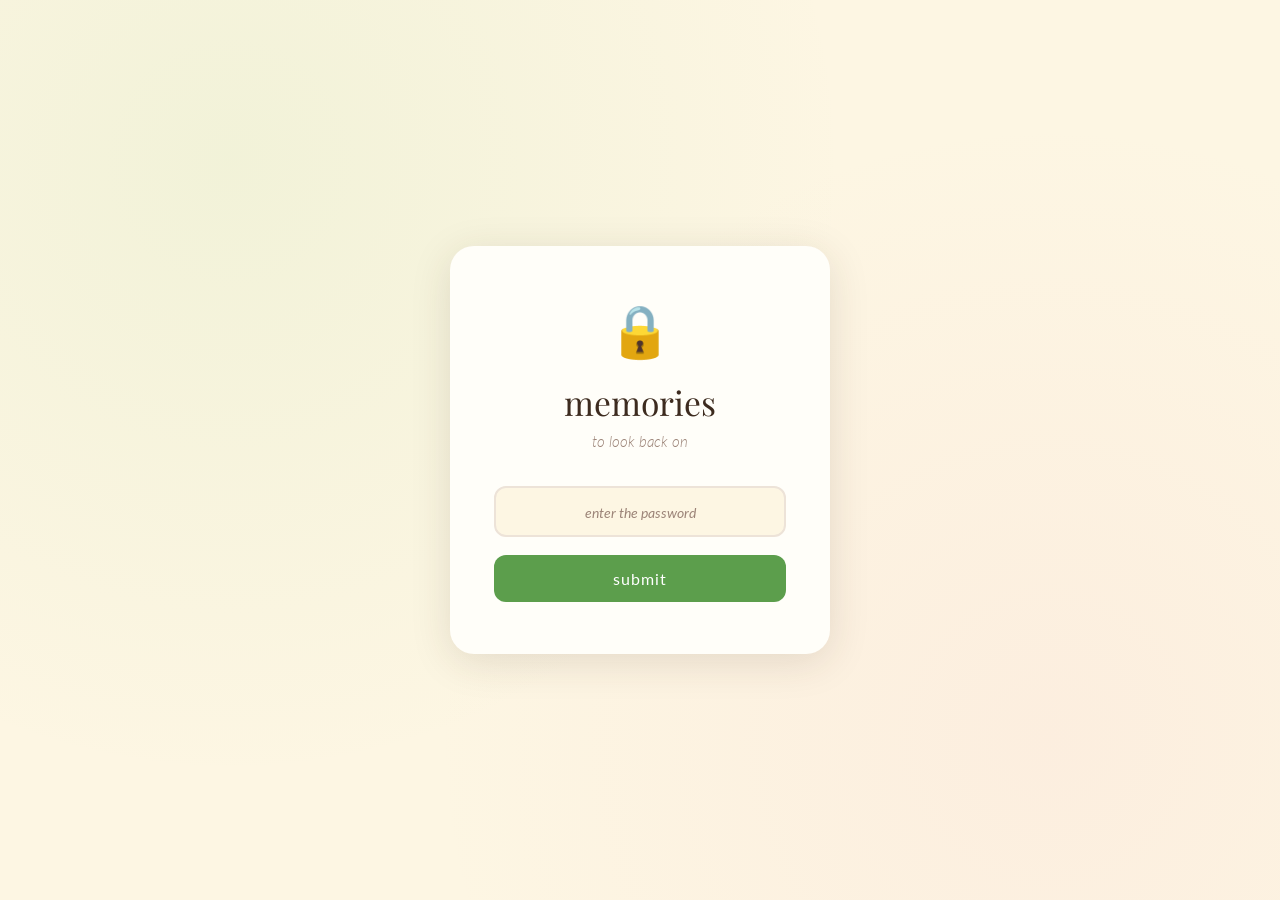
<file: memories/index.html>
<!DOCTYPE html>
<html lang="en">
<head>
  <meta charset="UTF-8" />
  <meta name="viewport" content="width=device-width, initial-scale=1.0" />
  <title>memories</title>
  <link rel="preconnect" href="https://fonts.googleapis.com" />
  <link rel="preconnect" href="https://fonts.gstatic.com" crossorigin />
  <link href="https://fonts.googleapis.com/css2?family=Playfair+Display:ital,wght@0,400;0,600;1,400&family=Lato:ital,wght@0,300;0,400;1,300&display=swap" rel="stylesheet" />
  <script type="module" crossorigin src="/memories/assets/index-GbIR9Y3k.js"></script>
  <link rel="stylesheet" crossorigin href="/memories/assets/index-BaEvpygr.css">
</head>
<body>

  <!-- LOGIN -->
  <div id="login-screen" class="screen hidden">
    <div class="card login-card">
      <span class="login-emoji">🔒</span>
      <h1 class="login-title">memories</h1>
      <p class="login-subtitle">to look back on</p>
      <div class="input-wrapper">
        <input
          type="password"
          id="password-input"
          placeholder="enter the password"
          autocomplete="off"
        />
      </div>
      <button id="login-btn" class="btn-primary">submit</button>
      <p id="login-error" class="error-msg hidden">try again! </p>
    </div>
  </div>

  <!-- GARDEN -->
  <div id="garden-screen" class="screen hidden">
    <button id="letters-btn" class="letters-btn">
      💌
      <span id="letters-badge" class="badge hidden">1</span>
    </button>

    <div class="card garden-card">

      <!-- Past blooms — the actual garden -->
      <div class="past-garden">
        <span class="past-garden-label">our garden</span>
        <div id="past-blooms" class="past-blooms"></div>
      </div>

      <div class="garden-divider"></div>

      <div id="garden-area" class="garden-area">
        <div id="plant-container" class="plant-container"></div>
      </div>

      <div class="progress-section">
        <div class="progress-labels">
          <span class="progress-label">growth</span>
          <span id="progress-pct" class="progress-pct">0%</span>
        </div>
        <div class="progress-track">
          <div id="progress-fill" class="progress-fill"></div>
        </div>
      </div>

      <p id="water-msg" class="water-msg hidden"></p>
      <button id="water-btn" class="btn-water">water 💧</button>
    </div>
  </div>

  <!-- LETTERS LIST -->
  <div id="letters-screen" class="screen hidden">
    <div class="letters-header">
      <button id="back-btn" class="back-btn">← back to garden</button>
      <h2 class="letters-title">letters ♡</h2>
      <p class="letters-subtitle">each bloom unlocks a new one</p>
    </div>
    <div id="letters-list" class="letters-list"></div>
  </div>

  <!-- LETTER DETAIL -->
  <div id="letter-screen" class="screen hidden">
    <div class="letter-detail">
      <button id="close-letter-btn" class="back-btn">← back to letters</button>
      <div class="letter-paper">
        <p id="letter-date" class="letter-date"></p>
        <h2 id="letter-title" class="letter-heading"></h2>
        <div id="letter-body" class="letter-body"></div>
      </div>
    </div>
  </div>

  <!-- LOADING -->
  <div id="loading-screen" class="screen">
    <div id="app-loading">
      <div class="loading-spinner"></div>
      <p>loading our garden...</p>
    </div>
  </div>

</body>
</html>
</file>
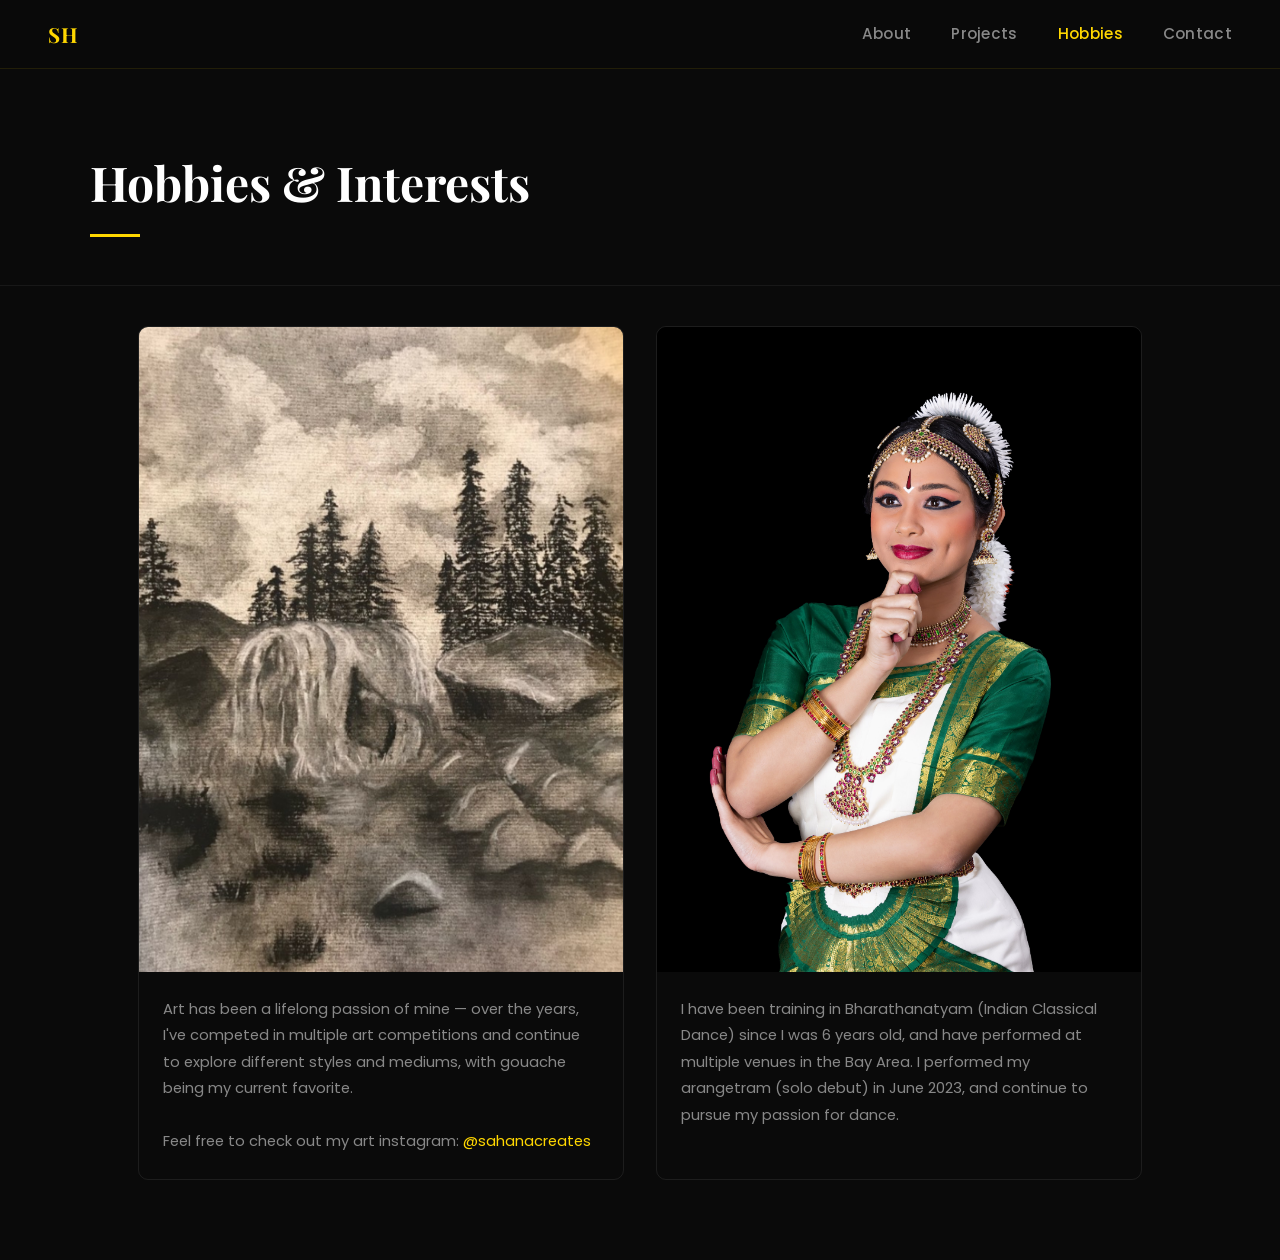
<file: hobbies.html>
<!DOCTYPE html>
<html lang="en">
<head>
  <meta charset="UTF-8" />
  <meta name="viewport" content="width=device-width, initial-scale=1.0" />
  <title>Hobbies — Sahana Hariharan</title>
  <link href="https://fonts.googleapis.com/css2?family=Playfair+Display:wght@700&family=Poppins:wght@300;400;500;600&display=swap" rel="stylesheet" />
  <link rel="stylesheet" href="https://cdnjs.cloudflare.com/ajax/libs/font-awesome/6.0.0/css/all.min.css" />
  <link rel="stylesheet" href="style.css" />
</head>
<body>
  <nav class="navbar">
    <a href="index.html" class="nav-logo">SH</a>
    <ul class="nav-links">
      <li><a href="index.html" class="nav-link">About</a></li>
      <li><a href="projects.html" class="nav-link">Projects</a></li>
      <li><a href="hobbies.html" class="nav-link active">Hobbies</a></li>
      <li><a href="contact.html" class="nav-link">Contact</a></li>
    </ul>
  </nav>

  <div class="page-header">
    <div class="page-header-inner">
      <h1 class="page-title">Hobbies & Interests</h1>
      <div class="page-divider"></div>
    </div>
  </div>

  <div class="hobbies-grid">
    <a href="https://www.instagram.com/sahanacreates/" target="_blank" class="hobby-card">
      <img src="art_pic.jpg" alt="Art" class="hobby-img" />
      <div class="hobby-body">
        Art has been a lifelong passion of mine — over the years, I've competed in multiple art competitions and continue to explore different styles and mediums, with gouache being my current favorite.
        <br><br>
        Feel free to check out my art instagram: <span style="color:#FFD700;">@sahanacreates</span>
      </div>
    </a>

    <div class="hobby-card">
      <img src="dance_pic.jpg" alt="Dance" class="hobby-img" />
      <div class="hobby-body">
        I have been training in Bharathanatyam (Indian Classical Dance) since I was 6 years old, and have performed at multiple venues in the Bay Area. I performed my arangetram (solo debut) in June 2023, and continue to pursue my passion for dance.
      </div>
    </div>
  </div>
</body>
</html>
</file>
<file: memories/assets/index-BaEvpygr.css>
@import"https://fonts.googleapis.com/css2?family=Playfair+Display:ital,wght@0,400;0,600;1,400&family=Lato:ital,wght@0,300;0,400;1,300&display=swap";*,*:before,*:after{box-sizing:border-box;margin:0;padding:0}:root{--bg: #FDF6E3;--card: #FFFEF9;--text: #3D2B1F;--muted: #9C8478;--green-dark: #2E5C22;--green-mid: #5C9E4C;--green-light: #8ED07A;--pink: #F4A7B9;--pink-light: #FAD4DF;--water: #5BADF0;--track: #EDE3D8;--shadow-sm: 0 2px 12px rgba(61, 43, 31, .07);--shadow-md: 0 8px 40px rgba(61, 43, 31, .13)}html,body{min-height:100vh}body{font-family:Lato,sans-serif;background-color:var(--bg);background-image:radial-gradient(circle at 18% 18%,rgba(142,208,122,.1) 0%,transparent 48%),radial-gradient(circle at 82% 82%,rgba(244,167,185,.1) 0%,transparent 48%);color:var(--text);display:flex;align-items:center;justify-content:center}.screen{width:100%;min-height:100vh;display:flex;flex-direction:column;align-items:center;justify-content:center;padding:24px 16px;animation:fadeUp .4s ease both}.screen.hidden{display:none!important}@keyframes fadeUp{0%{opacity:0;transform:translateY(10px)}to{opacity:1;transform:translateY(0)}}.hidden{display:none!important}.card{background:var(--card);border-radius:24px;box-shadow:var(--shadow-md)}.login-card{padding:52px 44px;max-width:380px;width:100%;text-align:center}.login-emoji{font-size:3.2rem;display:block;margin-bottom:18px}.login-title{font-family:Playfair Display,serif;font-size:2.1rem;font-weight:400;margin-bottom:8px}.login-subtitle{color:var(--muted);font-weight:300;font-style:italic;font-size:.95rem;margin-bottom:36px}.input-wrapper{margin-bottom:18px}input[type=password]{width:100%;padding:14px 20px;border:2px solid var(--track);border-radius:12px;font-family:Lato,sans-serif;font-size:1rem;color:var(--text);background:var(--bg);outline:none;text-align:center;transition:border-color .2s;letter-spacing:.05em}input[type=password]::placeholder{color:var(--muted);font-style:italic;font-size:.88rem;letter-spacing:0}input[type=password]:focus{border-color:var(--green-mid)}.btn-primary{width:100%;padding:14px;background:var(--green-mid);color:#fff;border:none;border-radius:12px;font-family:Lato,sans-serif;font-size:1rem;letter-spacing:.06em;cursor:pointer;transition:background .2s,transform .1s,box-shadow .2s}.btn-primary:hover{background:var(--green-dark);transform:translateY(-1px);box-shadow:0 4px 16px #3d9e4c40}.btn-primary:active{transform:translateY(0)}.error-msg{margin-top:14px;color:#c07878;font-size:.85rem;font-style:italic}.letters-btn{position:fixed;top:22px;right:22px;display:flex;align-items:center;gap:7px;background:var(--card);border:2px solid var(--track);border-radius:20px;padding:10px 18px;font-family:Lato,sans-serif;font-size:.88rem;color:var(--text);cursor:pointer;box-shadow:var(--shadow-sm);transition:all .2s;z-index:100}.letters-btn:hover{border-color:var(--pink);box-shadow:0 4px 18px #f4a7b938}.badge{width:20px;height:20px;border-radius:50%;background:var(--pink);color:#fff;font-size:.68rem;font-weight:700;display:flex;align-items:center;justify-content:center;animation:pulse 1.8s ease-in-out infinite}@keyframes pulse{0%,to{transform:scale(1)}50%{transform:scale(1.18)}}.garden-card{padding:32px 28px 30px;max-width:400px;width:100%;text-align:center}.past-garden{margin-bottom:14px;text-align:left}.past-garden-label{display:block;font-size:.72rem;text-transform:uppercase;letter-spacing:.11em;color:var(--muted);font-weight:300;margin-bottom:9px}.past-blooms{display:flex;flex-wrap:wrap;gap:6px;min-height:36px;align-items:center}.bloom-icon{font-size:1.6rem;display:inline-block;animation:bloomPop .4s cubic-bezier(.34,1.56,.64,1) both;cursor:default;transition:transform .15s ease}.bloom-icon:hover{transform:scale(1.2)}@keyframes bloomPop{0%{transform:scale(0);opacity:0}to{transform:scale(1);opacity:1}}.no-blooms{font-size:.82rem;color:var(--muted);font-style:italic;font-weight:300}.garden-divider{height:1px;background:var(--track);margin:0 0 18px;border-radius:1px}.garden-area{position:relative;height:240px;display:flex;align-items:center;justify-content:center;margin-bottom:18px;overflow:visible}.plant-container{width:200px;height:230px;display:flex;align-items:center;justify-content:center;transition:opacity .3s ease}.plant-container svg{width:100%;height:100%}.water-drop{position:absolute;top:0;background:linear-gradient(180deg,#b4def84d,#5badf0d1);border-radius:2px;pointer-events:none;z-index:10;opacity:0;animation:dropFall linear forwards}@keyframes dropFall{0%{transform:translateY(-20px);opacity:0}8%{opacity:.78}88%{opacity:.65}to{transform:translateY(188px);opacity:0}}.sparkle{position:absolute;width:9px;height:9px;border-radius:50%;pointer-events:none;animation:sparkleFly .95s ease-out forwards;z-index:10}@keyframes sparkleFly{0%{transform:translate(0) scale(1);opacity:1}to{transform:translate(var(--dx),var(--dy)) scale(0);opacity:0}}.plant-bloom{animation:bloomIn .85s cubic-bezier(.34,1.56,.64,1) both}@keyframes bloomIn{0%{transform:scale(.65);opacity:0}60%{transform:scale(1.12)}to{transform:scale(1);opacity:1}}.progress-section{margin-bottom:18px}.progress-labels{display:flex;justify-content:space-between;margin-bottom:8px}.progress-label{font-size:.75rem;color:var(--muted);text-transform:uppercase;letter-spacing:.1em;font-weight:300}.progress-pct{font-size:.78rem;color:var(--green-mid);font-weight:400}.progress-track{height:8px;background:var(--track);border-radius:4px;overflow:hidden}.progress-fill{height:100%;background:linear-gradient(90deg,var(--green-mid),var(--green-light));border-radius:4px;width:0%;transition:width .85s cubic-bezier(.34,1.56,.64,1)}.water-msg{font-size:.82rem;color:var(--muted);font-style:italic;margin-bottom:14px;line-height:1.5}.btn-water{width:100%;padding:16px;background:linear-gradient(135deg,#b8deee,#8bc4e4);color:#195a80;border:none;border-radius:14px;font-family:Lato,sans-serif;font-size:1.02rem;cursor:pointer;transition:all .2s;letter-spacing:.04em}.btn-water:hover:not(:disabled){background:linear-gradient(135deg,#a4d4ec,#72b8e0);transform:translateY(-2px);box-shadow:0 5px 18px #5badf047}.btn-water:active:not(:disabled){transform:translateY(0)}.btn-water:disabled{background:var(--track);color:var(--muted);cursor:not-allowed}.letters-header{max-width:500px;width:100%;margin-bottom:24px}.back-btn{background:none;border:none;color:var(--muted);font-family:Lato,sans-serif;font-size:.88rem;cursor:pointer;padding:4px 0;margin-bottom:14px;display:block;transition:color .2s}.back-btn:hover{color:var(--text)}.letters-title{font-family:Playfair Display,serif;font-size:1.9rem;font-weight:400;font-style:italic;margin-bottom:4px}.letters-subtitle{font-size:.85rem;color:var(--muted);font-style:italic;font-weight:300}.letters-list{display:flex;flex-direction:column;gap:14px;max-width:500px;width:100%}.letter-card{background:var(--card);border-radius:16px;padding:20px 22px;box-shadow:var(--shadow-sm);display:flex;align-items:center;gap:16px;border:2px solid transparent;cursor:pointer;transition:all .2s}.letter-card:hover:not(.locked){transform:translateY(-2px);box-shadow:0 6px 22px #3d2b1f1f;border-color:var(--pink-light)}.letter-card.new{border-color:var(--pink)}.letter-card.locked{opacity:.42;cursor:default;filter:blur(.4px)}.letter-envelope{font-size:2rem;flex-shrink:0;line-height:1}.letter-info{text-align:left;flex:1}.letter-card-title{font-family:Playfair Display,serif;font-size:1rem;color:var(--text);margin-bottom:3px}.letter-card-subtitle{font-size:.8rem;color:var(--muted);font-style:italic}.new-badge{margin-left:auto;background:var(--pink);color:#fff;font-size:.68rem;padding:4px 10px;border-radius:20px;text-transform:uppercase;letter-spacing:.07em;white-space:nowrap}.letter-detail{max-width:560px;width:100%}.letter-paper{background:var(--card);border-radius:20px;padding:44px 48px;box-shadow:var(--shadow-md);margin-top:16px;position:relative}.letter-paper:before{content:"";position:absolute;top:0;right:0;bottom:0;left:0;background:repeating-linear-gradient(transparent,transparent 27px,rgba(92,158,76,.055) 28px);border-radius:20px;pointer-events:none}.letter-date{font-size:.8rem;color:var(--muted);font-style:italic;margin-bottom:22px}.letter-heading{font-family:Playfair Display,serif;font-size:1.55rem;font-weight:400;font-style:italic;color:var(--text);margin-bottom:28px;line-height:1.4}.letter-body{font-family:Lato,sans-serif;font-size:.97rem;line-height:1.9;color:var(--text);font-weight:300;white-space:pre-wrap}.dev-reset-btn{position:fixed;bottom:16px;left:16px;background:#ff6b6b;color:#fff;border:none;border-radius:8px;padding:6px 12px;font-size:.75rem;cursor:pointer;opacity:.75;font-family:Lato,sans-serif;z-index:200}.dev-reset-btn:hover{opacity:1}#app-loading{display:flex;flex-direction:column;align-items:center;gap:14px;color:var(--muted);font-style:italic;font-size:.9rem}.loading-spinner{width:34px;height:34px;border:3px solid var(--track);border-top-color:var(--green-mid);border-radius:50%;animation:spin .8s linear infinite}@keyframes spin{to{transform:rotate(360deg)}}@media(max-width:480px){.login-card{padding:40px 26px}.garden-card{padding:26px 18px 24px}.letter-paper{padding:30px 24px}.letters-btn{top:14px;right:14px;padding:8px 13px;font-size:.82rem}}
</file>
<file: style.css>
*, *::before, *::after {
  margin: 0;
  padding: 0;
  box-sizing: border-box;
}

body {
  font-family: 'Poppins', sans-serif;
  background: #0a0a0a;
  color: #fff;
  min-height: 100vh;
  overflow-x: hidden;
  line-height: 1.6;
}

/* NAV */
.navbar {
  position: fixed;
  top: 0;
  width: 100%;
  background: rgba(10, 10, 10, 0.92);
  backdrop-filter: blur(10px);
  border-bottom: 1px solid rgba(255, 215, 0, 0.1);
  z-index: 100;
  display: flex;
  justify-content: space-between;
  align-items: center;
  padding: 1.1rem 3rem;
}

.nav-logo {
  font-family: 'Playfair Display', serif;
  font-size: 1.3rem;
  color: #FFD700;
  text-decoration: none;
  font-weight: 700;
  letter-spacing: 0.05em;
}

.nav-links {
  display: flex;
  gap: 2.5rem;
  list-style: none;
}

.nav-link {
  color: #888;
  text-decoration: none;
  font-size: 0.95rem;
  font-weight: 500;
  transition: color 0.2s;
  letter-spacing: 0.02em;
}

.nav-link:hover,
.nav-link.active {
  color: #FFD700;
}

/* INTRO SECTION (home page combined hero + about) */
.intro-section {
  padding: 7rem 3rem 4rem;
  max-width: 1100px;
  margin: 0 auto;
}

.intro-grid {
  display: grid;
  grid-template-columns: 340px 1fr;
  gap: 3.5rem;
  align-items: start;
}

.intro-photo {
  width: 100%;
  border-radius: 8px;
  border: 1px solid rgba(255, 215, 0, 0.2);
  display: block;
}

.intro-name {
  font-family: 'Playfair Display', serif;
  font-size: 3.2rem;
  font-weight: 700;
  color: #fff;
  margin-bottom: 1rem;
  letter-spacing: -0.01em;
}

.hero-divider {
  width: 60px;
  height: 3px;
  background: #FFD700;
  margin-bottom: 1rem;
}

.intro-subtitle {
  font-size: 1rem;
  color: #777;
  font-weight: 400;
  letter-spacing: 0.04em;
  margin-bottom: 1.5rem;
}

.intro-icons {
  display: flex;
  gap: 1.5rem;
  align-items: center;
  margin-bottom: 1.8rem;
}

.hero-icon {
  color: #555;
  font-size: 1.4rem;
  text-decoration: none;
  transition: color 0.2s;
}

.hero-icon:hover {
  color: #FFD700;
}

/* PAGE HEADER for sub-pages */
.page-header {
  padding: 9rem 3rem 3rem;
  border-bottom: 1px solid rgba(255, 255, 255, 0.06);
}

.page-header-inner {
  max-width: 1100px;
  margin: 0 auto;
}

.page-title {
  font-family: 'Playfair Display', serif;
  font-size: 3rem;
  color: #fff;
  margin-bottom: 0.8rem;
}

.page-divider {
  width: 50px;
  height: 3px;
  background: #FFD700;
}

/* CONTENT SECTIONS on index page */
.content-section {
  padding: 5rem 3rem;
  border-top: 1px solid rgba(255, 255, 255, 0.06);
}

.container {
  max-width: 1100px;
  margin: 0 auto;
}

.section-title {
  font-family: 'Playfair Display', serif;
  font-size: 2.2rem;
  color: #fff;
  margin-bottom: 0.8rem;
}

.section-divider {
  width: 40px;
  height: 3px;
  background: #FFD700;
  margin-bottom: 2.5rem;
}

/* ABOUT */
.about-grid {
  display: grid;
  grid-template-columns: 260px 1fr;
  gap: 3.5rem;
  align-items: start;
}

.about-photo {
  width: 100%;
  border-radius: 8px;
  border: 1px solid rgba(255, 215, 0, 0.2);
}

.about-bio {
  color: #aaa;
  font-size: 1rem;
  line-height: 1.9;
}

/* SKILLS */
.skills-grid {
  display: flex;
  flex-wrap: wrap;
  gap: 0.6rem;
}

.skill-tag {
  padding: 0.35rem 0.95rem;
  border: 1px solid rgba(255, 215, 0, 0.22);
  border-radius: 20px;
  font-size: 0.85rem;
  color: #FFD700;
  background: rgba(255, 215, 0, 0.04);
  font-weight: 500;
  transition: background 0.2s;
}

.skill-tag:hover {
  background: rgba(255, 215, 0, 0.1);
}

/* PROJECTS PAGE */
.projects-grid {
  display: grid;
  grid-template-columns: repeat(auto-fill, minmax(310px, 1fr));
  gap: 1.5rem;
  padding: 2.5rem 3rem 5rem;
  max-width: 1100px;
  margin: 0 auto;
}

.project-card {
  background: rgba(255, 255, 255, 0.02);
  border: 1px solid rgba(255, 255, 255, 0.08);
  border-radius: 10px;
  overflow: hidden;
  transition: border-color 0.2s, background 0.2s;
  display: flex;
  flex-direction: column;
}

.project-card:hover {
  border-color: rgba(255, 215, 0, 0.28);
  background: rgba(255, 215, 0, 0.02);
}

.project-img {
  width: 100%;
  height: 150px;
  object-fit: cover;
}

.project-body {
  padding: 1.4rem;
  display: flex;
  flex-direction: column;
  flex: 1;
}

.project-name {
  font-size: 1rem;
  font-weight: 600;
  color: #fff;
  margin-bottom: 0.5rem;
}

.project-desc {
  color: #777;
  font-size: 0.875rem;
  line-height: 1.65;
  margin-bottom: 0.8rem;
  flex: 1;
}

.project-tech {
  font-size: 0.78rem;
  color: #444;
  margin-bottom: 1rem;
}

.project-tech strong {
  color: #555;
}

.project-links {
  display: flex;
  flex-direction: column;
  gap: 0.35rem;
  margin-top: auto;
}

.project-link {
  color: #FFD700;
  text-decoration: none;
  font-size: 0.85rem;
  transition: opacity 0.2s;
}

.project-link:hover {
  opacity: 0.65;
}

.status-badge {
  display: inline-block;
  padding: 0.18rem 0.55rem;
  border-radius: 999px;
  font-size: 0.72rem;
  font-weight: 600;
  letter-spacing: 0.05em;
  text-transform: uppercase;
  background: rgba(255, 215, 0, 0.07);
  color: #FFD700;
  border: 1px solid rgba(255, 215, 0, 0.22);
  margin-bottom: 0.5rem;
}

/* HOBBIES PAGE */
.hobbies-grid {
  display: grid;
  grid-template-columns: 1fr 1fr;
  gap: 2rem;
  padding: 2.5rem 3rem 5rem;
  max-width: 1100px;
  margin: 0 auto;
}

.hobby-card {
  border: 1px solid rgba(255, 255, 255, 0.08);
  border-radius: 10px;
  overflow: hidden;
  transition: border-color 0.2s;
  text-decoration: none;
  display: block;
}

.hobby-card:hover {
  border-color: rgba(255, 215, 0, 0.2);
}

.hobby-img {
  width: 100%;
  aspect-ratio: 3 / 4;
  object-fit: cover;
  object-position: top;
  display: block;
}

.hobby-body {
  padding: 1.5rem;
  color: #888;
  font-size: 0.92rem;
  line-height: 1.8;
}

/* CONTACT PAGE */
.contact-section {
  min-height: calc(100vh - 65px);
  margin-top: 65px;
  display: flex;
  flex-direction: column;
  justify-content: center;
  align-items: center;
  text-align: center;
  padding: 2rem;
}

.contact-title {
  font-family: 'Playfair Display', serif;
  font-size: 3rem;
  color: #fff;
  margin-bottom: 0.8rem;
}

.contact-divider {
  width: 50px;
  height: 3px;
  background: #FFD700;
  margin: 0 auto 2rem auto;
}

.contact-text {
  color: #777;
  font-size: 1rem;
  margin-bottom: 1.2rem;
}

.contact-email {
  color: #FFD700;
  text-decoration: none;
  font-size: 1.1rem;
  letter-spacing: 0.01em;
}

.contact-email:hover {
  text-decoration: underline;
}

.contact-icons {
  display: flex;
  gap: 2rem;
  margin-top: 2.5rem;
}

.contact-icon {
  color: #555;
  font-size: 1.5rem;
  text-decoration: none;
  transition: color 0.2s;
}

.contact-icon:hover {
  color: #FFD700;
}

/* RESPONSIVE */
@media (max-width: 768px) {
  .navbar {
    padding: 1rem 1.5rem;
  }

  .nav-links {
    gap: 1.3rem;
  }

  .intro-grid {
    grid-template-columns: 1fr;
    gap: 2rem;
  }

  .intro-photo {
    max-width: 220px;
  }

  .intro-name {
    font-size: 2.4rem;
  }

  .hobbies-grid {
    grid-template-columns: 1fr;
    padding: 2rem 1.5rem 4rem;
  }

  .projects-grid {
    grid-template-columns: 1fr;
    padding: 2rem 1.5rem 4rem;
  }

  .content-section {
    padding: 3.5rem 1.5rem;
  }

  .page-header {
    padding: 7rem 1.5rem 2rem;
  }

  .page-title {
    font-size: 2.2rem;
  }
}
</file>
